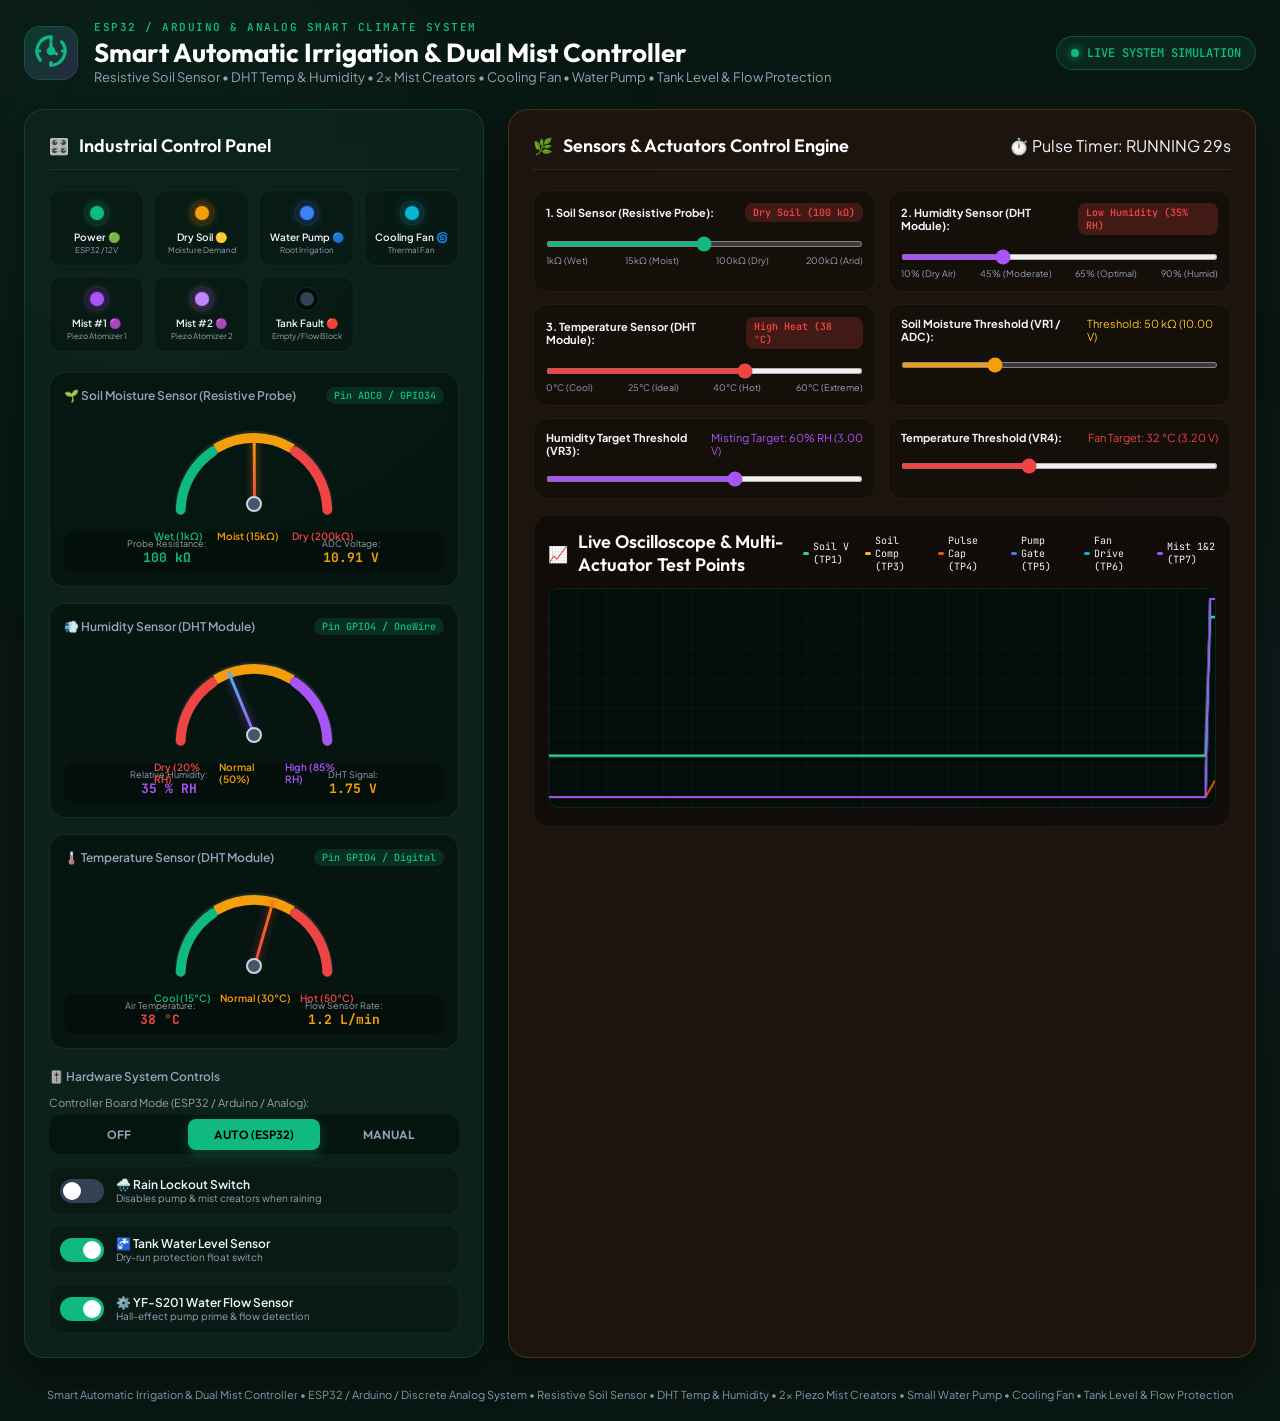
<file: index.html>
<!DOCTYPE html>
<html lang="en">
<head>
  <meta charset="UTF-8">
  <meta name="viewport" content="width=device-width, initial-scale=1.0">
  <title>Smart Irrigation, Foliage Misting & Thermal Cooling System (ESP32/Arduino & Analog)</title>
  <link rel="stylesheet" href="styles.css">
  <link rel="preconnect" href="https://fonts.googleapis.com">
  <link rel="preconnect" href="https://fonts.gstatic.com" crossorigin>
  <link href="https://fonts.googleapis.com/css2?family=Outfit:wght@300;400;500;600;700;800&family=Plus+Jakarta+Sans:wght@400;500;600;700&family=JetBrains+Mono:wght@400;500;600&display=swap" rel="stylesheet">
</head>
<body class="eco-theme">
  <!-- Background Ambient Glows -->
  <div class="ambient-glow glow-green"></div>
  <div class="ambient-glow glow-brown"></div>

  <div class="app-container">
    <!-- Clean Header Banner -->
    <header class="app-header">
      <div class="header-top">
        <div class="brand">
          <div class="brand-icon-wrapper">
            <div class="brand-icon">
              <svg width="34" height="34" viewBox="0 0 24 24" fill="none" stroke="currentColor" stroke-width="2.2" stroke-linecap="round" stroke-linejoin="round">
                <path d="M12 2a10 10 0 0 0-7.5 16.5M12 22a10 10 0 0 0 7.5-16.5"/>
                <path d="M12 6v6l4 2"/>
                <circle cx="12" cy="12" r="2" fill="currentColor"/>
                <path d="M12 2v2M12 20v2M2 12h2M20 12h2"/>
              </svg>
            </div>
          </div>
          <div>
            <div class="brand-tag">ESP32 / ARDUINO & ANALOG SMART CLIMATE SYSTEM</div>
            <h1>Smart Automatic Irrigation & Dual Mist Controller</h1>
            <p class="subtitle">Resistive Soil Sensor • DHT Temp & Humidity • 2x Mist Creators • Cooling Fan • Water Pump • Tank Level & Flow Protection</p>
          </div>
        </div>
        <div class="badge-live-status">
          <span class="pulse-dot"></span> LIVE SYSTEM SIMULATION
        </div>
      </div>
    </header>

    <!-- Main Content Area: Industrial Live Simulator Dashboard -->
    <main class="app-main">
      <div class="simulator-layout">
        <!-- Left Column: Industrial Control Panel -->
        <div class="control-panel card glass-card-green">
          <div class="card-header">
            <div class="header-title-box">
              <span class="header-icon">🎛️</span>
              <h2>Industrial Control Panel</h2>
            </div>
          </div>

          <!-- LED Status Section (7 LEDs including 2x Mist Creators, Fan, Flow & Tank Level) -->
          <div class="status-grid seven-leds">
            <div class="status-item">
              <div class="led-ring">
                <div class="led led-power on" id="led-power"></div>
              </div>
              <span class="led-label">Power 🟢</span>
              <span class="led-sub">ESP32 / 12V</span>
            </div>
            <div class="status-item">
              <div class="led-ring">
                <div class="led led-dry" id="led-dry"></div>
              </div>
              <span class="led-label">Dry Soil 🟡</span>
              <span class="led-sub">Moisture Demand</span>
            </div>
            <div class="status-item">
              <div class="led-ring">
                <div class="led led-pump" id="led-pump"></div>
              </div>
              <span class="led-label">Water Pump 🔵</span>
              <span class="led-sub">Root Irrigation</span>
            </div>
            <div class="status-item">
              <div class="led-ring">
                <div class="led led-fan" id="led-fan"></div>
              </div>
              <span class="led-label">Cooling Fan 🌀</span>
              <span class="led-sub">Thermal Fan</span>
            </div>
            <div class="status-item">
              <div class="led-ring">
                <div class="led led-mist1" id="led-mist1"></div>
              </div>
              <span class="led-label">Mist #1 🟣</span>
              <span class="led-sub">Piezo Atomizer 1</span>
            </div>
            <div class="status-item">
              <div class="led-ring">
                <div class="led led-mist2" id="led-mist2"></div>
              </div>
              <span class="led-label">Mist #2 🟣</span>
              <span class="led-sub">Piezo Atomizer 2</span>
            </div>
            <div class="status-item">
              <div class="led-ring">
                <div class="led led-fault" id="led-fault"></div>
              </div>
              <span class="led-label">Tank Fault 🔴</span>
              <span class="led-sub">Empty / Flow Block</span>
            </div>
          </div>

          <!-- Triple Gauges Container: Soil Resistance, Canopy Relative Humidity & Air Temperature -->
          <div class="dual-meters-wrapper triple-meters">
            <!-- Meter 1: Resistive Soil Moisture Meter -->
            <div class="gauge-container">
              <div class="gauge-header">
                <span>🌱 Soil Moisture Sensor (Resistive Probe)</span>
                <span class="gauge-badge">Pin ADC0 / GPIO34</span>
              </div>
              
              <div class="analog-gauge-wrap">
                <svg viewBox="0 0 240 135" class="gauge-svg">
                  <path d="M 30 120 A 90 90 0 0 1 210 120" fill="none" stroke="rgba(255,255,255,0.08)" stroke-width="14" stroke-linecap="round"/>
                  <path d="M 30 120 A 90 90 0 0 1 70 48" fill="none" stroke="#10b981" stroke-width="12" stroke-linecap="round"/>
                  <path d="M 73 45 A 90 90 0 0 1 167 45" fill="none" stroke="#f59e0b" stroke-width="12"/>
                  <path d="M 170 48 A 90 90 0 0 1 210 120" fill="none" stroke="#ef4444" stroke-width="12" stroke-linecap="round"/>
                </svg>

                <div class="gauge-needle-hub">
                  <div class="gauge-needle" id="gauge-needle" style="transform: rotate(-60deg);"></div>
                  <div class="hub-cap"></div>
                </div>

                <div class="gauge-ticks">
                  <span class="tick-wet">Wet (1kΩ)</span>
                  <span class="tick-moist">Moist (15kΩ)</span>
                  <span class="tick-dry">Dry (200kΩ)</span>
                </div>
              </div>

              <div class="gauge-value-display">
                <div class="gauge-val-box">
                  <span class="lbl">Probe Resistance:</span>
                  <strong id="gauge-res-val" class="val-green">100 kΩ</strong>
                </div>
                <div class="gauge-val-box">
                  <span class="lbl">ADC Voltage:</span>
                  <strong id="gauge-volt-val" class="val-amber">2.50 V</strong>
                </div>
              </div>
            </div>

            <!-- Meter 2: Relative Humidity Meter (DHT Sensor) -->
            <div class="gauge-container humidity-gauge-container">
              <div class="gauge-header">
                <span>💨 Humidity Sensor (DHT Module)</span>
                <span class="gauge-badge">Pin GPIO4 / OneWire</span>
              </div>
              
              <div class="analog-gauge-wrap">
                <svg viewBox="0 0 240 135" class="gauge-svg">
                  <path d="M 30 120 A 90 90 0 0 1 210 120" fill="none" stroke="rgba(255,255,255,0.08)" stroke-width="14" stroke-linecap="round"/>
                  <path d="M 30 120 A 90 90 0 0 1 70 48" fill="none" stroke="#ef4444" stroke-width="12" stroke-linecap="round"/>
                  <path d="M 73 45 A 90 90 0 0 1 167 45" fill="none" stroke="#f59e0b" stroke-width="12"/>
                  <path d="M 170 48 A 90 90 0 0 1 210 120" fill="none" stroke="#a855f7" stroke-width="12" stroke-linecap="round"/>
                </svg>

                <div class="gauge-needle-hub">
                  <div class="gauge-needle needle-purple" id="humidity-needle" style="transform: rotate(-60deg);"></div>
                  <div class="hub-cap"></div>
                </div>

                <div class="gauge-ticks">
                  <span class="tick-dry">Dry (20% RH)</span>
                  <span class="tick-moist">Normal (50%)</span>
                  <span class="tick-purple">High (85% RH)</span>
                </div>
              </div>

              <div class="gauge-value-display">
                <div class="gauge-val-box">
                  <span class="lbl">Relative Humidity:</span>
                  <strong id="gauge-rh-val" class="val-purple">35 % RH</strong>
                </div>
                <div class="gauge-val-box">
                  <span class="lbl">DHT Signal:</span>
                  <strong id="gauge-rh-volt" class="val-amber">1.75 V</strong>
                </div>
              </div>
            </div>

            <!-- Meter 3: Temperature Meter (DHT Sensor) -->
            <div class="gauge-container temp-gauge-container">
              <div class="gauge-header">
                <span>🌡️ Temperature Sensor (DHT Module)</span>
                <span class="gauge-badge">Pin GPIO4 / Digital</span>
              </div>
              
              <div class="analog-gauge-wrap">
                <svg viewBox="0 0 240 135" class="gauge-svg">
                  <path d="M 30 120 A 90 90 0 0 1 210 120" fill="none" stroke="rgba(255,255,255,0.08)" stroke-width="14" stroke-linecap="round"/>
                  <path d="M 30 120 A 90 90 0 0 1 70 48" fill="none" stroke="#10b981" stroke-width="12" stroke-linecap="round"/>
                  <path d="M 73 45 A 90 90 0 0 1 167 45" fill="none" stroke="#f59e0b" stroke-width="12"/>
                  <path d="M 170 48 A 90 90 0 0 1 210 120" fill="none" stroke="#ef4444" stroke-width="12" stroke-linecap="round"/>
                </svg>

                <div class="gauge-needle-hub">
                  <div class="gauge-needle needle-red" id="temp-needle" style="transform: rotate(-60deg);"></div>
                  <div class="hub-cap"></div>
                </div>

                <div class="gauge-ticks">
                  <span class="tick-wet">Cool (15°C)</span>
                  <span class="tick-moist">Normal (30°C)</span>
                  <span class="tick-dry">Hot (50°C)</span>
                </div>
              </div>

              <div class="gauge-value-display">
                <div class="gauge-val-box">
                  <span class="lbl">Air Temperature:</span>
                  <strong id="gauge-temp-val" class="val-red">38 °C</strong>
                </div>
                <div class="gauge-val-box">
                  <span class="lbl">Flow Sensor Rate:</span>
                  <strong id="gauge-flow-val" class="val-amber">1.2 L/min</strong>
                </div>
              </div>
            </div>
          </div>

          <!-- System Control Switches -->
          <div class="switches-section">
            <div class="switches-title">
              <span>🎚️ Hardware System Controls</span>
            </div>
            
            <div class="control-group">
              <label>Controller Board Mode (ESP32 / Arduino / Analog):</label>
              <div class="mode-toggle">
                <button class="mode-btn" data-mode="OFF">OFF</button>
                <button class="mode-btn active" data-mode="AUTO">AUTO (ESP32)</button>
                <button class="mode-btn" data-mode="MANUAL">MANUAL</button>
              </div>
            </div>

            <div class="toggle-list">
              <div class="toggle-card">
                <label class="switch-label" for="rain-sensor-toggle">
                  <input type="checkbox" id="rain-sensor-toggle">
                  <span class="slider"></span>
                </label>
                <div class="toggle-info">
                  <span class="toggle-title">🌧️ Rain Lockout Switch</span>
                  <span class="toggle-sub">Disables pump & mist creators when raining</span>
                </div>
              </div>

              <div class="toggle-card">
                <label class="switch-label" for="tank-level-toggle">
                  <input type="checkbox" id="tank-level-toggle" checked>
                  <span class="slider"></span>
                </label>
                <div class="toggle-info">
                  <span class="toggle-title">🚰 Tank Water Level Sensor</span>
                  <span class="toggle-sub">Dry-run protection float switch</span>
                </div>
              </div>

              <div class="toggle-card">
                <label class="switch-label" for="dryrun-fault-toggle">
                  <input type="checkbox" id="dryrun-fault-toggle" checked>
                  <span class="slider"></span>
                </label>
                <div class="toggle-info">
                  <span class="toggle-title">⚙️ YF-S201 Water Flow Sensor</span>
                  <span class="toggle-sub">Hall-effect pump prime & flow detection</span>
                </div>
              </div>
            </div>
          </div>
        </div>

        <!-- Right Column: Environmental Control Sliders & Waveforms -->
        <div class="circuit-visualizer card glass-card-brown">
          <div class="card-header">
            <div class="header-title-box">
              <span class="header-icon">🌿</span>
              <h2>Sensors & Actuators Control Engine</h2>
            </div>
            <div class="timer-display">
              <span class="timer-icon">⏱️</span> Pulse Timer: 
              <span id="timer-state-badge" class="badge timer-badge">IDLE</span>
              <span id="timer-countdown" class="timer-time">--</span>
            </div>
          </div>

          <!-- Environment Sliders (Soil, Humidity, Temperature & Sensitivity Pots) -->
          <div class="env-controls-wrapper full-width-sliders">
            <div class="env-sliders grid-3col">
              <!-- Slider 1: Soil Moisture Resistance -->
              <div class="control-card">
                <div class="control-card-header">
                  <label for="moisture-slider"><strong>1. Soil Sensor (Resistive Probe):</strong></label>
                  <span id="moisture-text" class="state-tag dry">Dry Soil (100 kΩ)</span>
                </div>
                <input type="range" id="moisture-slider" min="1" max="200" value="100" class="custom-slider eco-slider-green">
                <div class="slider-ticks">
                  <span>1kΩ (Wet)</span>
                  <span>15kΩ (Moist)</span>
                  <span>100kΩ (Dry)</span>
                  <span>200kΩ (Arid)</span>
                </div>
              </div>

              <!-- Slider 2: Canopy Relative Humidity (RH%) -->
              <div class="control-card">
                <div class="control-card-header">
                  <label for="humidity-slider"><strong>2. Humidity Sensor (DHT Module):</strong></label>
                  <span id="humidity-text" class="state-tag mist">Low Humidity (35% RH)</span>
                </div>
                <input type="range" id="humidity-slider" min="10" max="90" value="35" class="custom-slider eco-slider-purple">
                <div class="slider-ticks">
                  <span>10% (Dry Air)</span>
                  <span>45% (Moderate)</span>
                  <span>65% (Optimal)</span>
                  <span>90% (Humid)</span>
                </div>
              </div>

              <!-- Slider 3: Ambient Air Temperature (°C) -->
              <div class="control-card">
                <div class="control-card-header">
                  <label for="temp-slider"><strong>3. Temperature Sensor (DHT Module):</strong></label>
                  <span id="temp-text" class="state-tag temp-hot">High Heat (38 °C)</span>
                </div>
                <input type="range" id="temp-slider" min="0" max="60" value="38" class="custom-slider eco-slider-red">
                <div class="slider-ticks">
                  <span>0°C (Cool)</span>
                  <span>25°C (Ideal)</span>
                  <span>40°C (Hot)</span>
                  <span>60°C (Extreme)</span>
                </div>
              </div>

              <!-- Slider 4: Soil Threshold Potentiometer (VR1) -->
              <div class="control-card">
                <div class="control-card-header">
                  <label for="threshold-slider"><strong>Soil Moisture Threshold (VR1 / ADC):</strong></label>
                  <span id="threshold-text" class="val-gold">Threshold: 50 kΩ (2.50 V)</span>
                </div>
                <input type="range" id="threshold-slider" min="10" max="150" value="50" class="custom-slider eco-slider-gold">
              </div>

              <!-- Slider 5: Humidity Target Misting Threshold Potentiometer (VR3) -->
              <div class="control-card">
                <div class="control-card-header">
                  <label for="rh-threshold-slider"><strong>Humidity Target Threshold (VR3):</strong></label>
                  <span id="rh-threshold-text" class="val-purple">Misting Target: 60% RH (3.00 V)</span>
                </div>
                <input type="range" id="rh-threshold-slider" min="30" max="80" value="60" class="custom-slider eco-slider-purple">
              </div>

              <!-- Slider 6: Temperature Threshold Potentiometer (VR4) -->
              <div class="control-card">
                <div class="control-card-header">
                  <label for="temp-threshold-slider"><strong>Temperature Threshold (VR4):</strong></label>
                  <span id="temp-threshold-text" class="val-red">Fan Target: 32 °C (3.20 V)</span>
                </div>
                <input type="range" id="temp-threshold-slider" min="20" max="50" value="32" class="custom-slider eco-slider-red">
              </div>
            </div>
          </div>

          <!-- Oscilloscope Canvas -->
          <div class="waveform-section">
            <div class="waveform-header">
              <div class="header-title-box">
                <span class="header-icon">📈</span>
                <h3>Live Oscilloscope & Multi-Actuator Test Points</h3>
              </div>
              <div class="waveform-legend">
                <span class="leg-item leg-sensor">Soil V (TP1)</span>
                <span class="leg-item leg-comp">Soil Comp (TP3)</span>
                <span class="leg-item leg-timer">Pulse Cap (TP4)</span>
                <span class="leg-item leg-mosfet">Pump Gate (TP5)</span>
                <span class="leg-item leg-fan">Fan Drive (TP6)</span>
                <span class="leg-item leg-mist">Mist 1&2 (TP7)</span>
              </div>
            </div>
            <canvas id="waveform-canvas" width="700" height="220"></canvas>
          </div>
        </div>
      </div>
    </main>

    <!-- Footer -->
    <footer class="app-footer">
      <p>Smart Automatic Irrigation & Dual Mist Controller • ESP32 / Arduino / Discrete Analog System • Resistive Soil Sensor • DHT Temp & Humidity • 2x Piezo Mist Creators • Small Water Pump • Cooling Fan • Tank Level & Flow Protection</p>
    </footer>
  </div>

  <script src="app.js"></script>
</body>
</html>
</file>
<file: styles.css>
/* ==========================================================================
   TERRAFLOW SMART CLIMATE STYLING - ESP32 / ARDUINO & ANALOG SYSTEM
   ========================================================================== */

:root {
  --bg-dark: #091712;
  --bg-card: rgba(13, 38, 28, 0.75);
  --bg-card-brown: rgba(36, 20, 14, 0.75);
  --border-green: rgba(34, 197, 94, 0.2);
  --border-amber: rgba(245, 158, 11, 0.2);
  --border-purple: rgba(168, 85, 247, 0.2);
  --border-cyan: rgba(6, 182, 212, 0.2);

  --text-main: #f1f5f9;
  --text-muted: #94a3b8;

  --accent-green: #10b981;
  --accent-amber: #f59e0b;
  --accent-blue: #3b82f6;
  --accent-cyan: #06b6d4;
  --accent-purple: #a855f7;
  --accent-red: #ef4444;
}

* {
  margin: 0;
  padding: 0;
  box-sizing: border-box;
}

body {
  font-family: 'Plus Jakarta Sans', sans-serif;
  background-color: var(--bg-dark);
  color: var(--text-main);
  min-height: 100vh;
  overflow-x: hidden;
}

/* Background Ambient Glows */
.ambient-glow {
  position: fixed;
  width: 600px;
  height: 600px;
  border-radius: 50%;
  filter: blur(140px);
  pointer-events: none;
  z-index: 0;
}
.glow-green {
  top: -150px;
  left: -150px;
  background: radial-gradient(circle, rgba(16, 185, 129, 0.15), transparent 70%);
}
.glow-brown {
  bottom: -200px;
  right: -200px;
  background: radial-gradient(circle, rgba(168, 85, 247, 0.12), transparent 70%);
}

.app-container {
  position: relative;
  z-index: 1;
  max-width: 1440px;
  margin: 0 auto;
  padding: 20px 24px;
}

/* Header Styling */
.app-header {
  margin-bottom: 24px;
}
.header-top {
  display: flex;
  justify-content: space-between;
  align-items: center;
}
.brand {
  display: flex;
  align-items: center;
  gap: 16px;
}
.brand-icon-wrapper {
  width: 54px;
  height: 54px;
  border-radius: 16px;
  background: linear-gradient(135deg, rgba(16, 185, 129, 0.2), rgba(168, 85, 247, 0.2));
  border: 1px solid var(--border-green);
  display: flex;
  align-items: center;
  justify-content: center;
  color: var(--accent-green);
}
.brand-tag {
  font-family: 'JetBrains Mono', monospace;
  font-size: 11px;
  letter-spacing: 1.5px;
  color: var(--accent-green);
  font-weight: 600;
  margin-bottom: 2px;
}
.brand h1 {
  font-family: 'Outfit', sans-serif;
  font-size: 26px;
  font-weight: 700;
  color: #ffffff;
}
.subtitle {
  font-size: 13px;
  color: var(--text-muted);
}

.badge-live-status {
  display: flex;
  align-items: center;
  gap: 8px;
  font-family: 'JetBrains Mono', monospace;
  font-size: 12px;
  padding: 8px 14px;
  background: rgba(16, 185, 129, 0.1);
  border: 1px solid rgba(16, 185, 129, 0.3);
  border-radius: 30px;
  color: var(--accent-green);
  font-weight: 600;
}
.pulse-dot {
  width: 8px;
  height: 8px;
  border-radius: 50%;
  background: var(--accent-green);
  box-shadow: 0 0 10px var(--accent-green);
  animation: pulse 1.8s infinite;
}

@keyframes pulse {
  0% { opacity: 1; transform: scale(1); }
  50% { opacity: 0.4; transform: scale(1.3); }
  100% { opacity: 1; transform: scale(1); }
}

/* Layout Grid */
.simulator-layout {
  display: grid;
  grid-template-columns: 460px 1fr;
  gap: 24px;
}

/* Glassmorphic Cards */
.card {
  background: var(--bg-card);
  backdrop-filter: blur(16px);
  border-radius: 20px;
  border: 1px solid var(--border-green);
  padding: 24px;
  box-shadow: 0 20px 40px rgba(0, 0, 0, 0.4);
}
.glass-card-brown {
  background: var(--bg-card-brown);
  border-color: var(--border-amber);
}

.card-header {
  display: flex;
  justify-content: space-between;
  align-items: center;
  margin-bottom: 20px;
  padding-bottom: 12px;
  border-bottom: 1px solid rgba(255, 255, 255, 0.08);
}
.header-title-box {
  display: flex;
  align-items: center;
  gap: 10px;
}
.header-title-box h2, .header-title-box h3 {
  font-family: 'Outfit', sans-serif;
  font-size: 18px;
  font-weight: 600;
  color: #ffffff;
}

/* LED Grid (7 LEDs) */
.status-grid {
  display: grid;
  grid-template-columns: repeat(4, 1fr);
  gap: 10px;
  margin-bottom: 20px;
}
.status-grid.seven-leds {
  grid-template-columns: repeat(4, 1fr);
}
.status-item {
  display: flex;
  flex-direction: column;
  align-items: center;
  text-align: center;
  background: rgba(0, 0, 0, 0.25);
  padding: 10px 4px;
  border-radius: 12px;
  border: 1px solid rgba(255, 255, 255, 0.05);
}
.led-ring {
  width: 24px;
  height: 24px;
  border-radius: 50%;
  background: rgba(0, 0, 0, 0.5);
  display: flex;
  align-items: center;
  justify-content: center;
  margin-bottom: 6px;
  border: 1px solid rgba(255, 255, 255, 0.1);
}
.led {
  width: 14px;
  height: 14px;
  border-radius: 50%;
  background: #334155;
  transition: all 0.3s ease;
}
.led-power.on { background: #10b981; box-shadow: 0 0 12px #10b981; }
.led-dry.on { background: #f59e0b; box-shadow: 0 0 12px #f59e0b; }
.led-pump.on { background: #3b82f6; box-shadow: 0 0 12px #3b82f6; }
.led-fan.on { background: #06b6d4; box-shadow: 0 0 12px #06b6d4; }
.led-mist1.on { background: #a855f7; box-shadow: 0 0 12px #a855f7; }
.led-mist2.on { background: #c084fc; box-shadow: 0 0 12px #c084fc; }
.led-fault.on { background: #ef4444; box-shadow: 0 0 12px #ef4444; }

.led-label {
  font-size: 10px;
  font-weight: 600;
  color: var(--text-main);
  margin-bottom: 2px;
}
.led-sub {
  font-size: 8px;
  color: var(--text-muted);
}

/* Dual / Triple Meters Wrapper */
.dual-meters-wrapper {
  display: flex;
  flex-direction: column;
  gap: 16px;
  margin-bottom: 20px;
}

/* Analog Meter Gauge Styling */
.gauge-container {
  background: rgba(0, 0, 0, 0.35);
  border: 1px solid rgba(255, 255, 255, 0.08);
  border-radius: 16px;
  padding: 14px;
}
.gauge-header {
  display: flex;
  justify-content: space-between;
  align-items: center;
  font-size: 12px;
  font-weight: 600;
  color: var(--text-muted);
  margin-bottom: 8px;
}
.gauge-badge {
  font-family: 'JetBrains Mono', monospace;
  font-size: 10px;
  padding: 2px 8px;
  background: rgba(16, 185, 129, 0.15);
  color: var(--accent-green);
  border-radius: 10px;
}

.analog-gauge-wrap {
  position: relative;
  width: 200px;
  height: 110px;
  margin: 0 auto;
}
.gauge-svg {
  width: 100%;
  height: 100%;
}
.gauge-needle-hub {
  position: absolute;
  bottom: 10px;
  left: 50%;
  transform: translateX(-50%);
  width: 16px;
  height: 16px;
}
.gauge-needle {
  position: absolute;
  bottom: 8px;
  left: 7px;
  width: 3px;
  height: 68px;
  background: linear-gradient(to top, #ef4444, #f59e0b);
  border-radius: 3px;
  transform-origin: bottom center;
  transition: transform 0.4s cubic-bezier(0.34, 1.56, 0.64, 1);
  box-shadow: 0 0 8px rgba(245, 158, 11, 0.6);
}
.gauge-needle.needle-purple {
  background: linear-gradient(to top, #a855f7, #38bdf8);
  box-shadow: 0 0 8px rgba(168, 85, 247, 0.6);
}
.gauge-needle.needle-red {
  background: linear-gradient(to top, #ef4444, #f97316);
  box-shadow: 0 0 8px rgba(239, 68, 68, 0.6);
}
.hub-cap {
  position: absolute;
  bottom: 0;
  left: 0;
  width: 16px;
  height: 16px;
  background: #475569;
  border: 2px solid #cbd5e1;
  border-radius: 50%;
}

.gauge-ticks {
  display: flex;
  justify-content: space-between;
  font-size: 10px;
  font-weight: 600;
  margin-top: 4px;
}
.tick-wet { color: #10b981; }
.tick-moist { color: #f59e0b; }
.tick-dry { color: #ef4444; }
.tick-purple { color: #a855f7; }

.gauge-value-display {
  display: flex;
  justify-content: space-around;
  margin-top: 10px;
  background: rgba(0, 0, 0, 0.3);
  padding: 6px;
  border-radius: 10px;
}
.gauge-val-box {
  display: flex;
  flex-direction: column;
  align-items: center;
}
.gauge-val-box .lbl {
  font-size: 9px;
  color: var(--text-muted);
}
.gauge-val-box strong {
  font-family: 'JetBrains Mono', monospace;
  font-size: 13px;
}
.val-green { color: var(--accent-green); }
.val-amber { color: var(--accent-amber); }
.val-purple { color: var(--accent-purple); }
.val-red { color: var(--accent-red); }
.val-gold { color: #fbbf24; }

/* Switches Section */
.switches-section {
  margin-top: 16px;
}
.switches-title {
  font-size: 12px;
  font-weight: 600;
  color: var(--text-muted);
  margin-bottom: 12px;
}
.control-group label {
  font-size: 11px;
  color: var(--text-muted);
  display: block;
  margin-bottom: 6px;
}
.mode-toggle {
  display: flex;
  background: rgba(0, 0, 0, 0.4);
  padding: 4px;
  border-radius: 12px;
  gap: 4px;
}
.mode-btn {
  flex: 1;
  padding: 8px;
  border: none;
  background: transparent;
  color: var(--text-muted);
  font-family: 'Outfit', sans-serif;
  font-size: 12px;
  font-weight: 600;
  border-radius: 8px;
  cursor: pointer;
  transition: all 0.2s ease;
}
.mode-btn.active {
  background: var(--accent-green);
  color: #000000;
  box-shadow: 0 4px 12px rgba(16, 185, 129, 0.3);
}

.toggle-list {
  display: flex;
  flex-direction: column;
  gap: 10px;
  margin-top: 12px;
}
.toggle-card {
  display: flex;
  align-items: center;
  gap: 12px;
  background: rgba(0, 0, 0, 0.2);
  padding: 10px;
  border-radius: 12px;
  border: 1px solid rgba(255, 255, 255, 0.04);
}
.toggle-info {
  display: flex;
  flex-direction: column;
}
.toggle-title {
  font-size: 12px;
  font-weight: 600;
  color: var(--text-main);
}
.toggle-sub {
  font-size: 10px;
  color: var(--text-muted);
}

/* Switch Toggle Slider */
.switch-label {
  position: relative;
  display: inline-block;
  width: 44px;
  height: 24px;
}
.switch-label input {
  opacity: 0;
  width: 0;
  height: 0;
}
.slider {
  position: absolute;
  cursor: pointer;
  top: 0; left: 0; right: 0; bottom: 0;
  background-color: #334155;
  transition: .3s;
  border-radius: 24px;
}
.slider:before {
  position: absolute;
  content: "";
  height: 18px;
  width: 18px;
  left: 3px;
  bottom: 3px;
  background-color: white;
  transition: .3s;
  border-radius: 50%;
}
input:checked + .slider {
  background-color: var(--accent-green);
}
input:checked + .slider:before {
  transform: translateX(20px);
}

/* Grid Sliders (3 Columns) */
.env-sliders.grid-3col {
  display: grid;
  grid-template-columns: 1fr 1fr;
  gap: 12px;
}
.control-card {
  background: rgba(0, 0, 0, 0.25);
  padding: 12px;
  border-radius: 14px;
  border: 1px solid rgba(255, 255, 255, 0.05);
}
.control-card-header {
  display: flex;
  justify-content: space-between;
  align-items: center;
  margin-bottom: 8px;
  font-size: 11px;
}
.state-tag {
  font-family: 'JetBrains Mono', monospace;
  font-size: 10px;
  padding: 3px 8px;
  border-radius: 8px;
  font-weight: 600;
}
.state-tag.wet { background: rgba(16, 185, 129, 0.2); color: var(--accent-green); }
.state-tag.dry { background: rgba(239, 68, 68, 0.2); color: var(--accent-red); }
.state-tag.mist { background: rgba(168, 85, 247, 0.2); color: var(--accent-purple); }
.state-tag.temp-hot { background: rgba(239, 68, 68, 0.2); color: var(--accent-red); }

.custom-slider {
  width: 100%;
  height: 6px;
  border-radius: 4px;
  outline: none;
  background: #334155;
}
.eco-slider-green { accent-color: var(--accent-green); }
.eco-slider-purple { accent-color: var(--accent-purple); }
.eco-slider-red { accent-color: var(--accent-red); }
.eco-slider-gold { accent-color: var(--accent-amber); }

.slider-ticks {
  display: flex;
  justify-content: space-between;
  font-size: 9px;
  color: var(--text-muted);
  margin-top: 4px;
}

/* Oscilloscope Canvas Section */
.waveform-section {
  margin-top: 16px;
  background: rgba(0, 0, 0, 0.4);
  border-radius: 16px;
  padding: 14px;
  border: 1px solid rgba(255, 255, 255, 0.06);
}
.waveform-header {
  display: flex;
  justify-content: space-between;
  align-items: center;
  margin-bottom: 12px;
}
.waveform-legend {
  display: flex;
  gap: 10px;
  font-size: 10px;
  font-family: 'JetBrains Mono', monospace;
}
.leg-item {
  display: flex;
  align-items: center;
  gap: 4px;
}
.leg-item::before {
  content: "";
  display: inline-block;
  width: 10px;
  height: 3px;
  border-radius: 2px;
}
.leg-sensor::before { background: #34d399; }
.leg-comp::before { background: #fbbf24; }
.leg-timer::before { background: #ea580c; }
.leg-mosfet::before { background: #3b82f6; }
.leg-fan::before { background: #06b6d4; }
.leg-mist::before { background: #a855f7; }

canvas#waveform-canvas {
  width: 100%;
  height: 220px;
  background: #050d0a;
  border-radius: 10px;
  border: 1px solid rgba(16, 185, 129, 0.15);
}

/* Footer */
.app-footer {
  text-align: center;
  margin-top: 30px;
  font-size: 11px;
  color: var(--text-muted);
}
</file>
